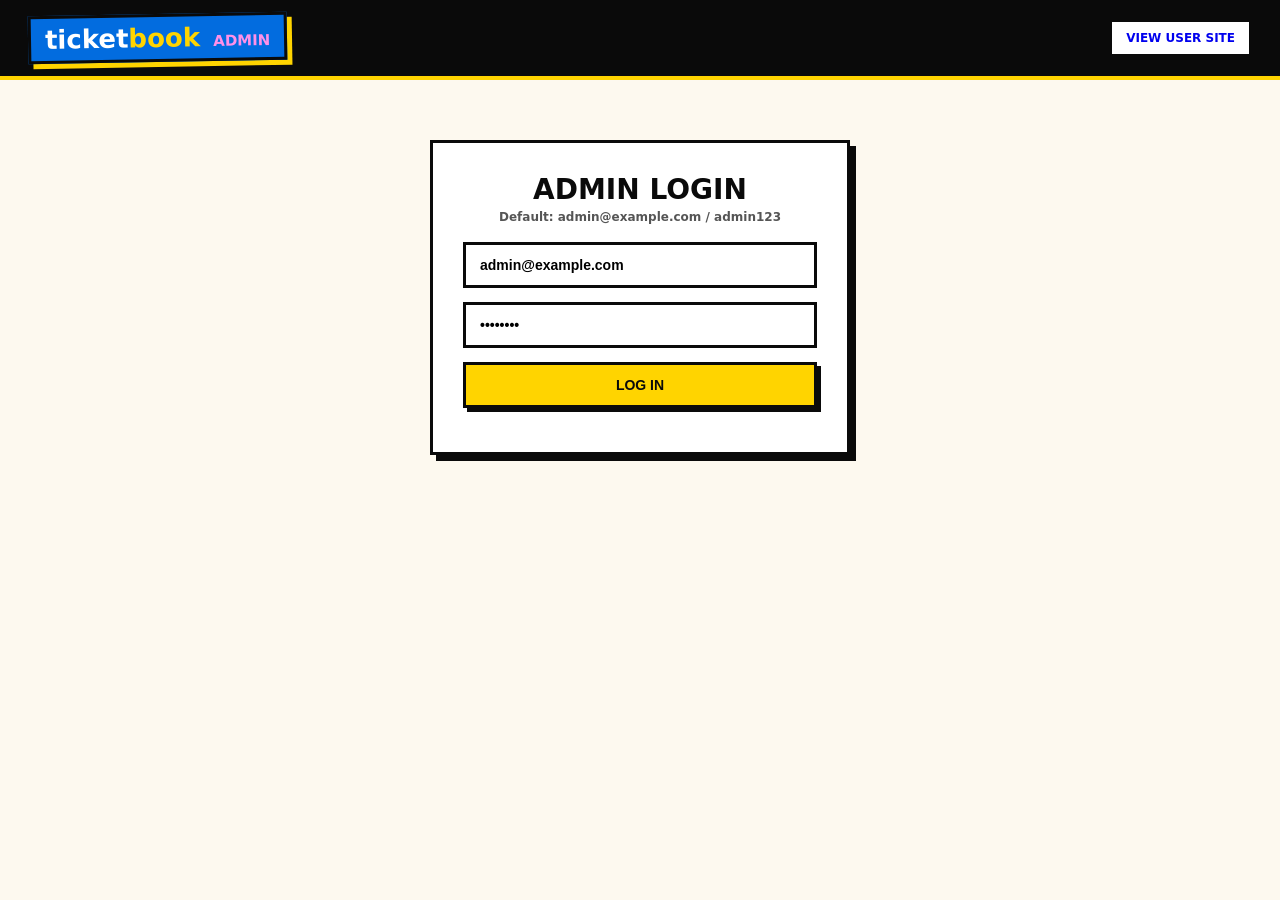
<file: frontend-admin/index.html>
<!DOCTYPE html>
<html lang="en">
<head>
  <meta charset="UTF-8" />
  <meta name="viewport" content="width=device-width, initial-scale=1.0" />
  <title>ticketbook — ADMIN</title>
  <link rel="stylesheet" href="styles.css" />
</head>
<body>

  <header class="topbar">
    <div class="logo">ticket<span>book</span> <b class="admin-tag">ADMIN</b></div>
    <div class="top-actions" id="top-actions"></div>
  </header>

  <!-- LOGIN VIEW -->
  <section id="login-view" class="login-wrap" hidden>
    <div class="login-box">
      <h1>ADMIN LOGIN</h1>
      <p class="hint">Default: admin@example.com / admin123</p>
      <form id="login-form">
        <input name="email" type="email" placeholder="Email" value="admin@example.com" required />
        <input name="password" type="password" placeholder="Password" value="admin123" required />
        <button class="cta-btn wide" type="submit">LOG IN</button>
        <div class="form-out" data-out="login"></div>
      </form>
    </div>
  </section>

  <!-- ADMIN VIEW -->
  <main id="admin-view" hidden>

    <div class="svc-strip" id="svc-strip">
      <span class="svc-pill checking"><i></i>checking services…</span>
    </div>

    <section class="stats" id="stats"></section>

    <section class="panel">
      <div class="tabs">
        <button class="tab-btn active" data-tab="events">EVENTS</button>
        <button class="tab-btn" data-tab="bookings">BOOKINGS</button>
        <button class="tab-btn" data-tab="users">USERS</button>
        <button class="tab-btn" data-tab="payments">PAYMENTS</button>
        <button class="tab-btn" data-tab="notifications">EMAILS</button>
      </div>

      <!-- EVENTS -->
      <div class="tab-panel" id="tab-events">
        <div class="split">
          <div class="form-box">
            <h2 id="event-form-title">CREATE EVENT</h2>
            <form id="event-form">
              <input name="name" placeholder="Event name" required />
              <input name="venue" placeholder="Venue" required />
              <input name="date" placeholder="Date (YYYY-MM-DD)" value="2026-12-25" required />
              <select name="category">
                <option value="music">MUSIC</option>
                <option value="sports">SPORTS</option>
                <option value="arts">ARTS</option>
                <option value="comedy">COMEDY</option>
                <option value="family">FAMILY</option>
              </select>
              <div class="row">
                <input name="price" type="number" placeholder="Price/seat" step="0.01" min="1" required />
                <input name="totalSeats" type="number" placeholder="Total seats" min="1" required />
              </div>
              <button class="cta-btn wide" id="event-submit" type="submit">CREATE EVENT</button>
              <button class="ghost-btn wide hidden" id="edit-cancel" type="button">CANCEL EDIT</button>
              <div class="form-out" data-out="event"></div>
            </form>
          </div>
          <div class="list-box">
            <h2>ALL EVENTS <button class="ghost-btn small" id="refresh-events">REFRESH</button></h2>
            <div id="events-list"></div>
          </div>
        </div>
      </div>

      <!-- BOOKINGS -->
      <div class="tab-panel" id="tab-bookings" hidden>
        <h2>ALL BOOKINGS <button class="ghost-btn small" id="refresh-bookings">REFRESH</button></h2>
        <div id="bookings-list"></div>
      </div>

      <!-- USERS -->
      <div class="tab-panel" id="tab-users" hidden>
        <h2>ALL USERS <button class="ghost-btn small" id="refresh-users">REFRESH</button></h2>
        <div id="users-list"></div>
        <div class="form-box inline">
          <h2>CREATE ADMIN ACCOUNT</h2>
          <form id="admin-form">
            <div class="row">
              <input name="name" placeholder="Name" required />
              <input name="email" type="email" placeholder="Email" required />
              <input name="password" type="password" placeholder="Password" required />
            </div>
            <button class="cta-btn" type="submit">CREATE ADMIN</button>
            <div class="form-out" data-out="admin"></div>
          </form>
        </div>
      </div>
      <!-- PAYMENTS -->
      <div class="tab-panel" id="tab-payments" hidden>
        <h2>ALL PAYMENTS <button class="ghost-btn small" id="refresh-payments">REFRESH</button></h2>
        <div id="payments-list"></div>
      </div>

      <!-- NOTIFICATIONS -->
      <div class="tab-panel" id="tab-notifications" hidden>
        <h2>EMAILS SENT (NOTIFICATION SERVICE) <button class="ghost-btn small" id="refresh-notifications">REFRESH</button></h2>
        <div id="notifications-list"></div>
      </div>
    </section>
  </main>

  <script src="app.js"></script>
</body>
</html>
</file>
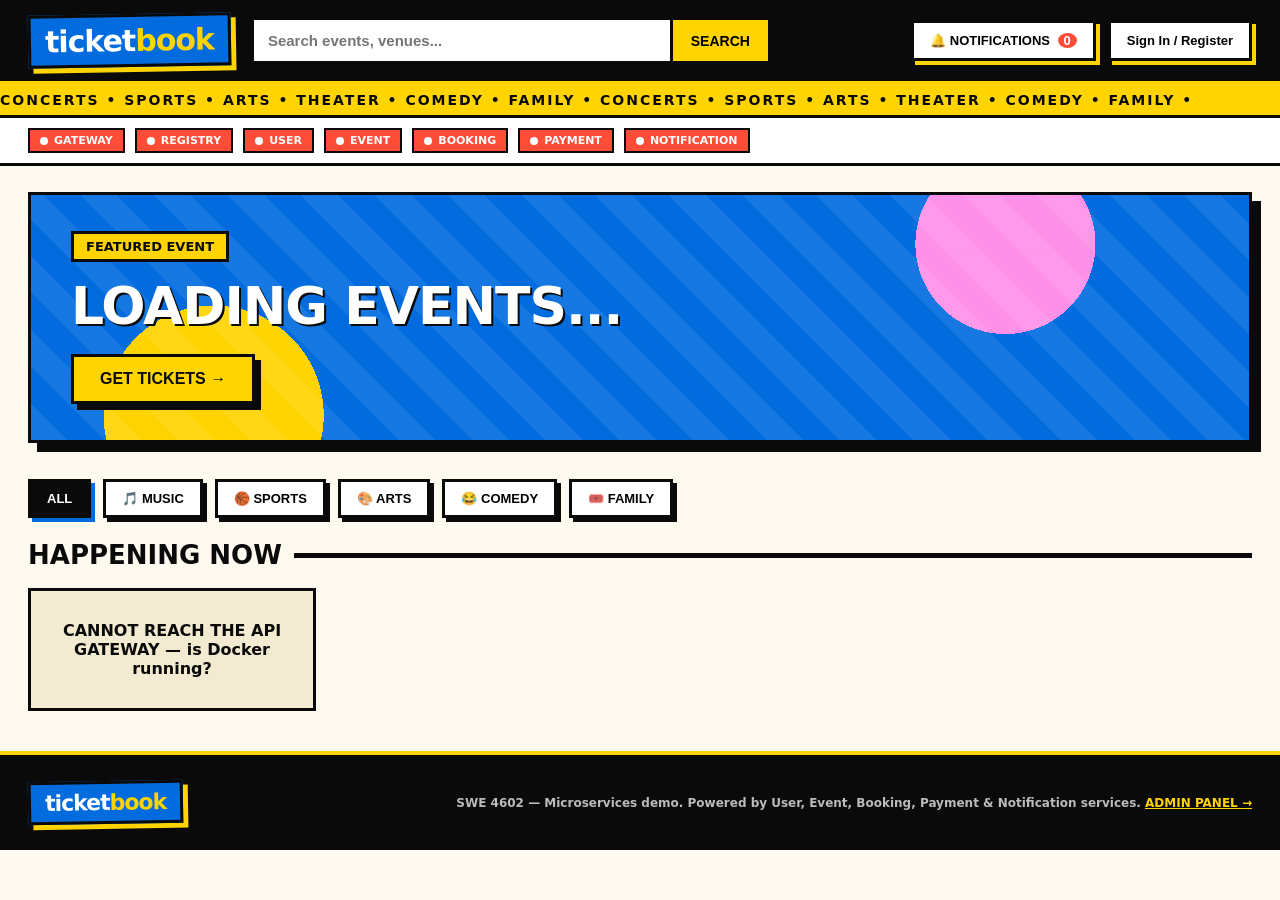
<file: frontend-app/index.html>
<!DOCTYPE html>
<html lang="en">
<head>
  <meta charset="UTF-8" />
  <meta name="viewport" content="width=device-width, initial-scale=1.0" />
  <title>ticketbook — Get Your Tickets</title>
  <link rel="stylesheet" href="styles.css" />
</head>
<body>

  <header class="topbar">
    <div class="logo">ticket<span>book</span></div>
    <div class="search">
      <input id="search-input" type="text" placeholder="Search events, venues..." />
      <button id="search-btn">SEARCH</button>
    </div>
    <div class="header-right">
      <button class="ghost-btn bell-btn" id="bell-btn" title="Your notifications from the Notification Service">
        &#128276; NOTIFICATIONS <b id="bell-count">0</b>
      </button>
      <div class="auth-area" id="auth-area">
        <button class="ghost-btn" id="signin-btn">Sign In / Register</button>
      </div>
    </div>
  </header>

  <div class="marquee">
    <div class="marquee-inner">
      CONCERTS&nbsp;&bull;&nbsp;SPORTS&nbsp;&bull;&nbsp;ARTS&nbsp;&bull;&nbsp;THEATER&nbsp;&bull;&nbsp;COMEDY&nbsp;&bull;&nbsp;FAMILY&nbsp;&bull;&nbsp;CONCERTS&nbsp;&bull;&nbsp;SPORTS&nbsp;&bull;&nbsp;ARTS&nbsp;&bull;&nbsp;THEATER&nbsp;&bull;&nbsp;COMEDY&nbsp;&bull;&nbsp;FAMILY&nbsp;&bull;&nbsp;
    </div>
  </div>

  <div class="svc-strip" id="svc-strip">
    <span class="svc-pill checking"><i></i>checking services…</span>
  </div>

  <section class="hero" id="hero">
    <div class="hero-bg"></div>
    <div class="hero-content">
      <div class="hero-tag">FEATURED EVENT</div>
      <h1 id="hero-title">Loading events...</h1>
      <p id="hero-sub"></p>
      <button class="cta-btn" id="hero-cta">GET TICKETS &rarr;</button>
    </div>
  </section>

  <section class="browse">
    <div class="filters" id="filters">
      <button class="chip active" data-cat="all">ALL</button>
      <button class="chip" data-cat="music">&#127925; MUSIC</button>
      <button class="chip" data-cat="sports">&#127936; SPORTS</button>
      <button class="chip" data-cat="arts">&#127912; ARTS</button>
      <button class="chip" data-cat="comedy">&#128514; COMEDY</button>
      <button class="chip" data-cat="family">&#127903;&#65039; FAMILY</button>
    </div>
    <h2 class="section-title">HAPPENING NOW</h2>
    <div class="grid" id="event-grid"></div>
  </section>

  <footer class="foot">
    <div class="logo small">ticket<span>book</span></div>
    <p>SWE 4602 — Microservices demo. Powered by User, Event, Booking, Payment &amp; Notification services.
      <a href="http://localhost:3002" style="color:#ffd400;font-weight:900;">ADMIN PANEL &rarr;</a>
    </p>
  </footer>

  <!-- AUTH MODAL -->
  <div class="modal-overlay" id="auth-modal" hidden>
    <div class="modal auth-box">
      <button class="close" data-close="auth-modal">&times;</button>
      <div class="tabs">
        <button class="tab-btn active" data-mode="login">LOG IN</button>
        <button class="tab-btn" data-mode="register">REGISTER</button>
      </div>
      <form id="login-form" class="mode-panel">
        <input name="email" type="email" placeholder="Email" required />
        <input name="password" type="password" placeholder="Password" required />
        <button class="cta-btn wide" type="submit">LOG IN</button>
        <div class="form-out" data-out="login"></div>
      </form>
      <form id="register-form" class="mode-panel" hidden>
        <input name="name" placeholder="Full name" required />
        <input name="email" type="email" placeholder="Email" required />
        <input name="password" type="password" placeholder="Password" required />
        <button class="cta-btn wide" type="submit">CREATE ACCOUNT</button>
        <div class="form-out" data-out="register"></div>
      </form>
    </div>
  </div>

  <!-- EVENT MODAL -->
  <div class="modal-overlay" id="event-modal" hidden>
    <div class="modal event-box">
      <button class="close" data-close="event-modal">&times;</button>
      <div class="event-banner" id="ev-banner"></div>
      <div class="event-body">
        <div class="event-datebox" id="ev-datebox"></div>
        <h2 id="ev-name"></h2>
        <p class="ev-meta" id="ev-meta"></p>
        <div class="ev-stats">
          <div class="stat"><b id="ev-seats"></b><span>seats left</span></div>
          <div class="stat"><b id="ev-price"></b><span>per ticket</span></div>
        </div>
        <div class="qty-row">
          <span class="qty-label">TICKETS</span>
          <div class="qty">
            <button id="qty-minus">-</button>
            <span id="qty-num">2</span>
            <button id="qty-plus">+</button>
          </div>
          <span class="total" id="ev-total"></span>
        </div>
        <button class="cta-btn wide" id="buy-btn">BUY NOW &rarr;</button>
        <div class="form-out" data-out="event"></div>
        <div class="success-box" id="success-box" hidden>
          <div class="success-tick">&#10003;</div>
          <h3>TICKETS CONFIRMED!</h3>
          <p id="success-text"></p>
        </div>
      </div>
    </div>
  </div>

  <!-- MY TICKETS MODAL -->
  <div class="modal-overlay" id="tickets-modal" hidden>
    <div class="modal tickets-box">
      <button class="close" data-close="tickets-modal">&times;</button>
      <h2>MY TICKETS</h2>
      <div id="tickets-list"></div>
    </div>
  </div>

  <!-- NOTIFICATIONS MODAL (Notification Service) -->
  <div class="modal-overlay" id="notif-modal" hidden>
    <div class="modal tickets-box">
      <button class="close" data-close="notif-modal">&times;</button>
      <h2>MY NOTIFICATIONS &mdash; NOTIFICATION SERVICE</h2>
      <div id="notif-list"></div>
    </div>
  </div>

  <script src="app.js"></script>
</body>
</html>
</file>
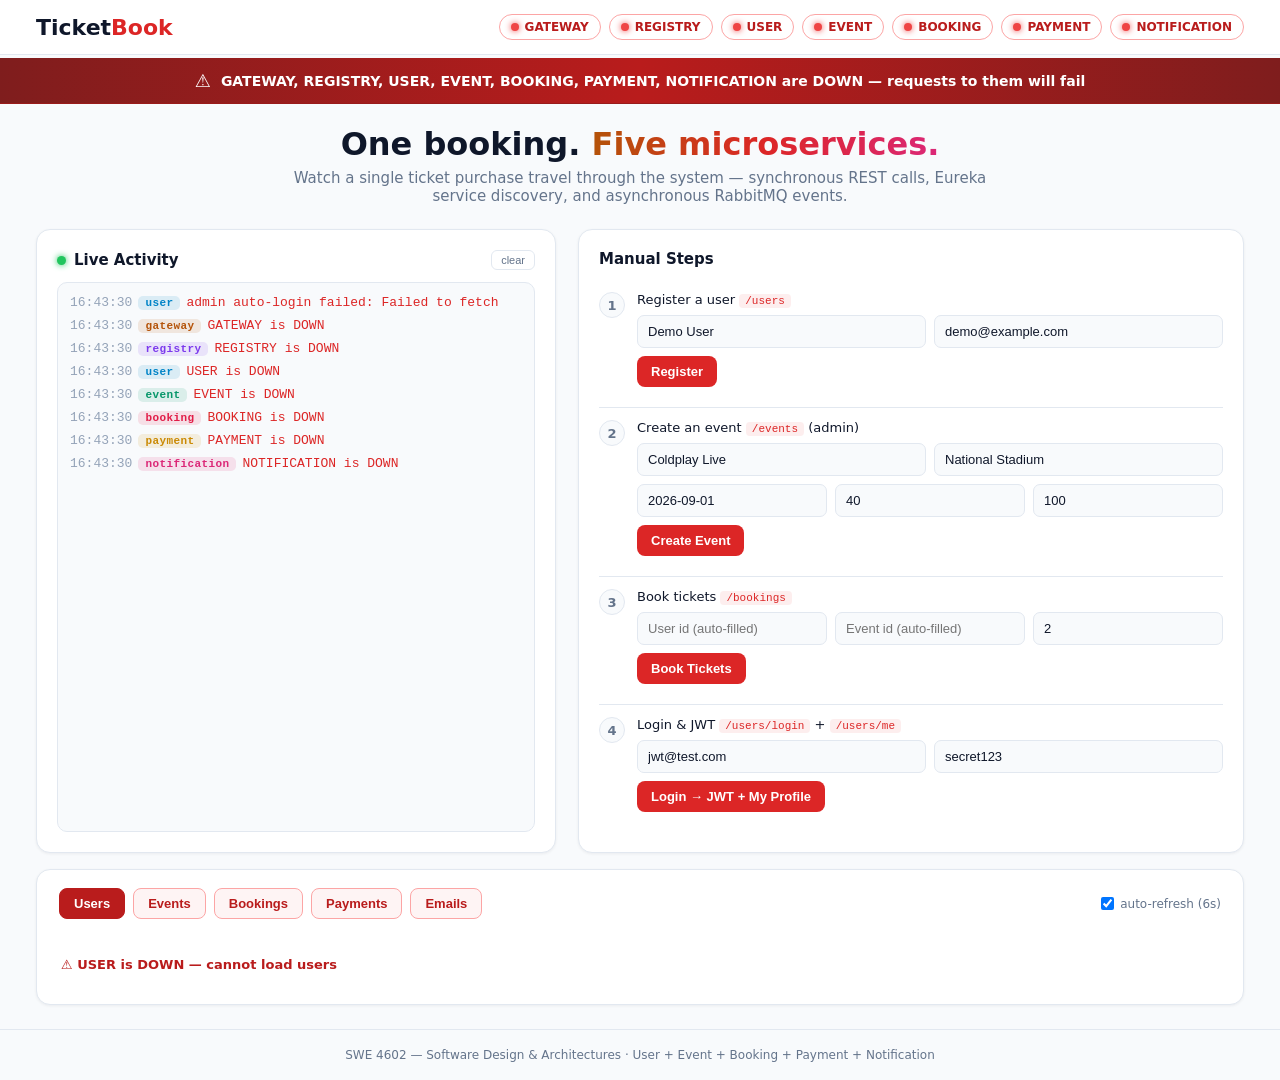
<file: frontend/index.html>
<!DOCTYPE html>
<html lang="en">
<head>
  <meta charset="UTF-8" />
  <meta name="viewport" content="width=device-width, initial-scale=1.0" />
  <title>TicketBook — Microservices Demo</title>
  <link rel="stylesheet" href="styles.css" />
</head>
<body>

  <header class="topbar">
    <div class="logo">Ticket<span>Book</span></div>
    <div class="status-pills" id="status-pills">
      <span class="pill checking">checking services…</span>
    </div>
  </header>

  <div class="down-banner" id="down-banner" style="display:none">
    <span class="warn">&#9888;</span>
    <span id="down-text"></span>
  </div>

  <section class="hero">
    <h1>One booking. <span class="grad">Five microservices.</span></h1>
    <p class="sub">
      Watch a single ticket purchase travel through the system — synchronous REST calls,
      Eureka service discovery, and asynchronous RabbitMQ events.
    </p>
  </section>

  <main class="layout">

    <div class="col-left">
      <section class="panel">
        <div class="panel-head">
          <h3><span class="live-dot"></span> Live Activity</h3>
          <button id="clear-feed" class="mini">clear</button>
        </div>
        <div class="feed-wrap">
          <div class="feed" id="feed">
            <div class="feed-line muted">Waiting for a demo to start…</div>
          </div>
        </div>
      </section>
    </div>

    <div class="col-right">
      <section class="panel">
        <div class="panel-head"><h3>Manual Steps</h3></div>
        <div class="steps-body">

        <form id="step1" class="step">
          <div class="step-num">1</div>
          <div class="step-body">
            <div class="step-title">Register a user <code>/users</code></div>
            <div class="row">
              <input name="name" placeholder="Name" value="Demo User" />
              <input name="email" placeholder="Email" value="demo@example.com" />
            </div>
            <button class="btn small">Register</button>
            <div class="step-out" data-out="1"></div>
          </div>
        </form>

        <form id="step2" class="step">
          <div class="step-num">2</div>
          <div class="step-body">
            <div class="step-title">Create an event <code>/events</code> (admin)</div>
            <div class="row">
              <input name="name" placeholder="Event name" value="Coldplay Live" />
              <input name="venue" placeholder="Venue" value="National Stadium" />
            </div>
            <div class="row">
              <input name="date" placeholder="Date" value="2026-09-01" />
              <input name="price" placeholder="Price/seat" value="40" type="number" step="0.01" />
              <input name="totalSeats" placeholder="Seats" value="100" type="number" />
            </div>
            <button class="btn small">Create Event</button>
            <div class="step-out" data-out="2"></div>
          </div>
        </form>

        <form id="step3" class="step">
          <div class="step-num">3</div>
          <div class="step-body">
            <div class="step-title">Book tickets <code>/bookings</code></div>
            <div class="row">
              <input name="userId" placeholder="User id (auto-filled)" />
              <input name="eventId" placeholder="Event id (auto-filled)" />
              <input name="seats" placeholder="Seats" value="2" type="number" min="1" />
            </div>
            <button class="btn small">Book Tickets</button>
            <div class="step-out" data-out="3"></div>
          </div>
        </form>

        <form id="step4" class="step">
          <div class="step-num">4</div>
          <div class="step-body">
            <div class="step-title">Login &amp; JWT <code>/users/login</code> + <code>/users/me</code></div>
            <div class="row">
              <input name="email" placeholder="Email" value="jwt@test.com" />
              <input name="password" placeholder="Password" value="secret123" />
            </div>
            <button class="btn small">Login → JWT + My Profile</button>
            <div class="step-out" data-out="4"></div>
          </div>
        </form>

        </div>
      </section>
    </div>

  </main>

  <section class="panel data-panel">
    <div class="panel-head">
      <div class="tabs">
        <button class="tab active" data-tab="users">Users</button>
        <button class="tab" data-tab="events">Events</button>
        <button class="tab" data-tab="bookings">Bookings</button>
        <button class="tab" data-tab="payments">Payments</button>
        <button class="tab" data-tab="notifications">Emails</button>
      </div>
      <label class="autoref"><input type="checkbox" id="autoref" checked /> auto-refresh (6s)</label>
    </div>
    <div class="table-wrap" id="data-view"></div>
  </section>

  <footer class="foot">SWE 4602 — Software Design &amp; Architectures · User + Event + Booking + Payment + Notification</footer>

  <script src="app.js"></script>
</body>
</html>
</file>
<file: frontend-admin/styles.css>
/* ============ ticketbook ADMIN — neo-brutalism ============ */

* { margin: 0; padding: 0; box-sizing: border-box; }

[hidden] { display: none !important; }

:root {
  --ink: #0a0a0a;
  --paper: #fdf9ef;
  --white: #ffffff;
  --blue: #026cdf;
  --yellow: #ffd400;
  --pink: #ff90e8;
  --green: #23c45e;
  --red: #ff4d38;
  --cream: #f3ead2;
  --border: 3px solid var(--ink);
  --shadow: 6px 6px 0 var(--ink);
}

body {
  font-family: "Arial Black", "Segoe UI", system-ui, sans-serif;
  background: var(--paper);
  color: var(--ink);
  min-height: 100vh;
}

.hidden { display: none !important; }

/* ---------- service status strip ---------- */

.svc-strip {
  display: flex;
  gap: 10px;
  flex-wrap: wrap;
  align-items: center;
  padding: 12px 28px 0;
}

.svc-pill {
  border: 2px solid var(--ink);
  padding: 4px 10px;
  font-size: 11px;
  font-weight: 900;
  background: var(--white);
  display: flex;
  align-items: center;
  gap: 6px;
  text-transform: uppercase;
  box-shadow: 3px 3px 0 var(--ink);
}
.svc-pill i { width: 8px; height: 8px; border-radius: 50%; background: #999; }
.svc-pill.up { background: var(--green); }
.svc-pill.up i { background: var(--ink); }
.svc-pill.down { background: var(--red); color: var(--white); animation: blink 1.2s infinite; }
.svc-pill.down i { background: var(--white); }
.svc-pill.checking { background: var(--yellow); }
@keyframes blink { 50% { opacity: 0.4; } }

.notif-item {
  border: 2px solid var(--ink);
  background: var(--white);
  box-shadow: 3px 3px 0 var(--ink);
  padding: 10px 12px;
  margin-bottom: 10px;
  font-size: 12px;
  font-weight: 700;
}

/* ---------- topbar ---------- */

.topbar {
  background: var(--ink);
  display: flex;
  align-items: center;
  justify-content: space-between;
  gap: 16px;
  padding: 14px 28px;
  border-bottom: 4px solid var(--yellow);
  flex-wrap: wrap;
}

.logo {
  font-size: 26px;
  font-weight: 900;
  color: var(--white);
  background: var(--blue);
  padding: 6px 14px;
  border: var(--border);
  box-shadow: 5px 5px 0 var(--yellow);
  transform: rotate(-1deg);
}
.logo span { color: var(--yellow); }
.admin-tag { color: var(--pink); font-size: 15px; margin-left: 4px; }

.top-actions { display: flex; gap: 12px; }

/* ---------- buttons ---------- */

.cta-btn {
  background: var(--yellow);
  color: var(--ink);
  border: var(--border);
  box-shadow: 4px 4px 0 var(--ink);
  padding: 12px 22px;
  font-size: 14px;
  font-weight: 900;
  text-transform: uppercase;
  cursor: pointer;
  transition: transform 0.1s, box-shadow 0.1s;
}
.cta-btn:hover { transform: translate(-2px, -2px); box-shadow: 6px 6px 0 var(--ink); }
.cta-btn:active { transform: translate(2px, 2px); box-shadow: 0 0 0 var(--ink); }
.cta-btn.wide { width: 100%; }

.ghost-btn {
  background: var(--white);
  border: var(--border);
  box-shadow: 3px 3px 0 var(--ink);
  padding: 9px 14px;
  font-weight: 900;
  font-size: 12px;
  cursor: pointer;
  transition: transform 0.1s, box-shadow 0.1s;
  text-transform: uppercase;
}
.ghost-btn:hover { transform: translate(-2px, -2px); box-shadow: 5px 5px 0 var(--ink); }
.ghost-btn.wide { width: 100%; }
.ghost-btn.small { padding: 6px 10px; font-size: 11px; }
.ghost-btn.danger { background: var(--red); color: var(--white); }

/* ---------- login ---------- */

.login-wrap {
  display: flex;
  align-items: center;
  justify-content: center;
  padding: 60px 20px;
}

.login-box {
  background: var(--white);
  border: var(--border);
  box-shadow: var(--shadow);
  padding: 30px;
  width: 100%;
  max-width: 420px;
  text-align: center;
}
.login-box h1 { font-size: 28px; font-weight: 900; margin-bottom: 4px; }
.login-box .hint { font-size: 12px; font-weight: 700; color: #555; margin-bottom: 18px; }
.login-box form { display: flex; flex-direction: column; gap: 14px; }

input, select {
  padding: 12px 14px;
  border: var(--border);
  font-size: 14px;
  font-weight: 700;
  background: var(--white);
  outline: none;
  width: 100%;
}
input:focus, select:focus { box-shadow: 4px 4px 0 var(--yellow); }

.form-out { font-size: 13px; font-weight: 700; white-space: pre-wrap; }
.form-out.ok { color: var(--green); }
.form-out.err { color: var(--red); }

/* ---------- stats ---------- */

.stats {
  display: grid;
  grid-template-columns: repeat(auto-fit, minmax(160px, 1fr));
  gap: 18px;
  padding: 24px 28px 0;
}

.stat-card {
  background: var(--white);
  border: var(--border);
  box-shadow: var(--shadow);
  padding: 16px;
  text-align: center;
}
.stat-card:nth-child(1) { background: var(--blue); color: var(--white); }
.stat-card:nth-child(2) { background: var(--green); }
.stat-card:nth-child(3) { background: var(--red); color: var(--white); }
.stat-card:nth-child(4) { background: var(--yellow); }
.stat-card:nth-child(5) { background: var(--pink); }
.stat-card:nth-child(6) { background: var(--cream); }

.stat-card b { display: block; font-size: 30px; font-weight: 900; }
.stat-card span { font-size: 11px; font-weight: 900; text-transform: uppercase; letter-spacing: 1px; }

/* ---------- panel / tabs ---------- */

.panel {
  margin: 24px 28px 40px;
  background: var(--white);
  border: var(--border);
  box-shadow: var(--shadow);
}

.tabs { display: flex; border-bottom: var(--border); }
.tab-btn {
  flex: 1;
  padding: 14px;
  background: var(--cream);
  border: none;
  border-right: var(--border);
  font-weight: 900;
  font-size: 15px;
  cursor: pointer;
  text-transform: uppercase;
}
.tab-btn:last-child { border-right: none; }
.tab-btn.active { background: var(--yellow); }

.tab-panel { padding: 22px; }
.tab-panel h2 {
  font-size: 17px;
  font-weight: 900;
  text-transform: uppercase;
  margin-bottom: 14px;
  display: flex;
  align-items: center;
  gap: 12px;
  flex-wrap: wrap;
}

.split { display: grid; grid-template-columns: 320px 1fr; gap: 22px; }
@media (max-width: 860px) { .split { grid-template-columns: 1fr; } }

.form-box {
  border: var(--border);
  background: var(--cream);
  padding: 16px;
  align-self: start;
}
.form-box.inline { margin-top: 18px; max-width: 560px; }
.form-box form { display: flex; flex-direction: column; gap: 10px; }
.form-box .row { display: flex; gap: 10px; }

/* ---------- tables / lists ---------- */

.list-box h2 { margin-bottom: 10px; }

table { width: 100%; border-collapse: collapse; font-size: 12px; font-weight: 700; }
th, td {
  text-align: left;
  padding: 9px 10px;
  border: 2px solid var(--ink);
  vertical-align: top;
}
th { background: var(--ink); color: var(--white); text-transform: uppercase; font-size: 10px; letter-spacing: 1px; }
tr:nth-child(even) td { background: var(--cream); }
td .mono { font-family: Consolas, monospace; font-size: 11px; color: #555; word-break: break-all; }

.row-actions { display: flex; gap: 6px; flex-wrap: wrap; }

.status-badge {
  display: inline-block;
  padding: 3px 8px;
  border: 2px solid var(--ink);
  font-size: 10px;
  font-weight: 900;
  text-transform: uppercase;
}
.status-badge.CONFIRMED, .status-badge.SUCCESS { background: var(--green); }
.status-badge.CANCELLED, .status-badge.FAILED { background: var(--red); color: var(--white); }
.status-badge.PENDING { background: var(--yellow); }

.role-badge {
  display: inline-block;
  padding: 3px 8px;
  border: 2px solid var(--ink);
  font-size: 10px;
  font-weight: 900;
  text-transform: uppercase;
  background: var(--pink);
}
.role-badge.USER { background: var(--cream); }

.empty-note {
  border: var(--border);
  background: var(--cream);
  padding: 20px;
  font-weight: 900;
  text-align: center;
  font-size: 13px;
}
</file>
<file: frontend-app/styles.css>
/* ============ ticketbook — neo-brutalism Ticketmaster ============ */

* { margin: 0; padding: 0; box-sizing: border-box; }

[hidden] { display: none !important; }

:root {
  --ink: #0a0a0a;
  --paper: #fdf9ef;
  --white: #ffffff;
  --blue: #026cdf;
  --yellow: #ffd400;
  --pink: #ff90e8;
  --green: #23c45e;
  --red: #ff4d38;
  --cream: #f3ead2;
  --border: 3px solid var(--ink);
  --shadow: 6px 6px 0 var(--ink);
  --shadow-lg: 9px 9px 0 var(--ink);
}

html { scroll-behavior: smooth; }

body {
  font-family: "Arial Black", "Segoe UI", system-ui, sans-serif;
  background: var(--paper);
  color: var(--ink);
  min-height: 100vh;
}

/* ---------- topbar ---------- */

.topbar {
  background: var(--ink);
  display: flex;
  align-items: center;
  gap: 20px;
  padding: 14px 28px;
  flex-wrap: wrap;
  border-bottom: 4px solid var(--yellow);
}

.logo {
  font-size: 30px;
  font-weight: 900;
  letter-spacing: -1px;
  color: var(--white);
  background: var(--blue);
  padding: 6px 14px;
  border: var(--border);
  box-shadow: 5px 5px 0 var(--yellow);
  transform: rotate(-1deg);
  cursor: default;
}
.logo span { color: var(--yellow); }
.logo.small { font-size: 22px; }

.search {
  display: flex;
  flex: 1;
  min-width: 240px;
  max-width: 520px;
}
.search input {
  flex: 1;
  padding: 12px 14px;
  border: var(--border);
  border-right: none;
  font-size: 15px;
  font-weight: 700;
  outline: none;
  background: var(--white);
}
.search button {
  background: var(--yellow);
  border: var(--border);
  padding: 0 18px;
  font-weight: 900;
  font-size: 14px;
  cursor: pointer;
  transition: background 0.1s;
}
.search button:hover { background: #ffde3d; }

.auth-area { margin-left: 0; }

.header-right { display: flex; align-items: center; gap: 12px; margin-left: auto; flex-wrap: wrap; }

.bell-btn b {
  background: var(--red);
  color: var(--white);
  border-radius: 50%;
  padding: 0 6px;
  margin-left: 4px;
}

/* ---------- service status strip ---------- */

.svc-strip {
  display: flex;
  gap: 10px;
  flex-wrap: wrap;
  align-items: center;
  padding: 10px 28px;
  background: var(--white);
  border-bottom: var(--border);
}

.svc-pill {
  border: 2px solid var(--ink);
  padding: 4px 10px;
  font-size: 11px;
  font-weight: 900;
  background: var(--cream);
  display: flex;
  align-items: center;
  gap: 6px;
  text-transform: uppercase;
}
.svc-pill i { width: 8px; height: 8px; border-radius: 50%; background: #999; }
.svc-pill.up { background: var(--green); }
.svc-pill.up i { background: var(--ink); }
.svc-pill.down { background: var(--red); color: var(--white); animation: blink 1.2s infinite; }
.svc-pill.down i { background: var(--white); }
.svc-pill.checking { background: var(--yellow); }
@keyframes blink { 50% { opacity: 0.4; } }

.ghost-btn {
  background: var(--white);
  border: var(--border);
  box-shadow: 4px 4px 0 var(--yellow);
  padding: 10px 16px;
  font-weight: 900;
  font-size: 13px;
  cursor: pointer;
  transition: transform 0.1s, box-shadow 0.1s;
}
.ghost-btn:hover { transform: translate(-2px, -2px); box-shadow: 6px 6px 0 var(--yellow); }

.ghost-btn.small { padding: 6px 10px; font-size: 11px; margin-left: 8px; }
.ghost-btn.danger { background: var(--red); color: var(--white); box-shadow: 3px 3px 0 var(--ink); }
.ghost-btn.danger:hover { background: #ff6a57; box-shadow: 5px 5px 0 var(--ink); }

.user-chip {
  display: flex;
  align-items: center;
  gap: 10px;
  background: var(--white);
  border: var(--border);
  box-shadow: 4px 4px 0 var(--green);
  padding: 8px 12px;
  font-weight: 900;
  font-size: 13px;
}
.user-chip .avatar {
  width: 30px; height: 30px;
  background: var(--pink);
  border: 2px solid var(--ink);
  display: flex; align-items: center; justify-content: center;
  font-weight: 900;
}

/* ---------- marquee ---------- */

.marquee {
  background: var(--yellow);
  border-bottom: var(--border);
  overflow: hidden;
  white-space: nowrap;
}
.marquee-inner {
  display: inline-block;
  font-weight: 900;
  font-size: 14px;
  letter-spacing: 2px;
  padding: 7px 0;
  animation: marquee 22s linear infinite;
}
@keyframes marquee { from { transform: translateX(0); } to { transform: translateX(-50%); } }

/* ---------- hero ---------- */

.hero {
  position: relative;
  margin: 26px 28px;
  border: var(--border);
  box-shadow: var(--shadow-lg);
  background: var(--blue);
  overflow: hidden;
  min-height: 240px;
}
.hero-bg {
  position: absolute;
  inset: 0;
  background:
    repeating-linear-gradient(45deg, rgba(255,255,255,0.08) 0 26px, transparent 26px 52px),
    radial-gradient(circle at 80% 20%, var(--pink) 0 90px, transparent 90px),
    radial-gradient(circle at 15% 90%, var(--yellow) 0 110px, transparent 110px);
}
.hero-content {
  position: relative;
  padding: 36px 40px;
  color: var(--white);
  text-shadow: 2px 2px 0 var(--ink);
}
.hero-tag {
  display: inline-block;
  background: var(--yellow);
  color: var(--ink);
  text-shadow: none;
  padding: 5px 12px;
  border: 3px solid var(--ink);
  font-size: 13px;
  font-weight: 900;
  margin-bottom: 14px;
}
.hero h1 {
  font-size: clamp(30px, 5vw, 52px);
  font-weight: 900;
  letter-spacing: -1px;
  text-transform: uppercase;
}
.hero p { font-size: 16px; font-weight: 700; margin: 8px 0 18px; text-shadow: 1px 1px 0 var(--ink); }

.cta-btn {
  background: var(--yellow);
  color: var(--ink);
  border: var(--border);
  box-shadow: 6px 6px 0 var(--ink);
  padding: 13px 26px;
  font-size: 16px;
  font-weight: 900;
  text-transform: uppercase;
  cursor: pointer;
  transition: transform 0.1s, box-shadow 0.1s;
}
.cta-btn:hover { transform: translate(-3px, -3px); box-shadow: 9px 9px 0 var(--ink); }
.cta-btn:active { transform: translate(3px, 3px); box-shadow: 0 0 0 var(--ink); }
.cta-btn.wide { width: 100%; }

/* ---------- browse / filters / grid ---------- */

.browse { padding: 10px 28px 40px; }

.filters { display: flex; gap: 12px; flex-wrap: wrap; margin-bottom: 22px; }

.chip {
  background: var(--white);
  border: var(--border);
  box-shadow: 4px 4px 0 var(--ink);
  padding: 9px 16px;
  font-weight: 900;
  font-size: 13px;
  cursor: pointer;
  transition: all 0.1s;
}
.chip:hover { transform: translate(-2px, -2px); box-shadow: 6px 6px 0 var(--ink); }
.chip.active { background: var(--ink); color: var(--white); box-shadow: 4px 4px 0 var(--blue); }

.section-title {
  font-size: 26px;
  font-weight: 900;
  text-transform: uppercase;
  margin-bottom: 18px;
  display: flex;
  align-items: center;
  gap: 12px;
}
.section-title::after { content: ""; flex: 1; height: 5px; background: var(--ink); }

.grid {
  display: grid;
  grid-template-columns: repeat(auto-fill, minmax(280px, 1fr));
  gap: 24px;
}

.card {
  background: var(--white);
  border: var(--border);
  box-shadow: var(--shadow);
  cursor: pointer;
  transition: transform 0.12s, box-shadow 0.12s;
  display: flex;
  flex-direction: column;
}
.card:hover { transform: translate(-4px, -4px); box-shadow: var(--shadow-lg); }

.card-img {
  height: 150px;
  border-bottom: var(--border);
  display: flex;
  align-items: center;
  justify-content: center;
  font-size: 64px;
  position: relative;
}
.card-img::after {
  content: "";
  position: absolute;
  inset: 0;
  background: repeating-linear-gradient(-45deg, rgba(0,0,0,0.06) 0 14px, transparent 14px 28px);
}

.card-body { padding: 16px; display: flex; flex-direction: column; gap: 8px; flex: 1; }

.card-cat {
  font-size: 11px;
  font-weight: 900;
  text-transform: uppercase;
  letter-spacing: 1px;
  color: var(--blue);
}
.card-name { font-size: 18px; font-weight: 900; text-transform: uppercase; line-height: 1.2; }
.card-meta { font-size: 13px; font-weight: 700; color: #444; }

.card-bottom {
  margin-top: auto;
  display: flex;
  justify-content: space-between;
  align-items: center;
  border-top: 3px dashed var(--ink);
  padding-top: 10px;
}
.card-price { font-size: 18px; font-weight: 900; }
.card-price small { font-size: 11px; font-weight: 700; color: #555; }
.find-btn {
  background: var(--blue);
  color: var(--white);
  border: 2px solid var(--ink);
  box-shadow: 3px 3px 0 var(--ink);
  padding: 7px 12px;
  font-size: 12px;
  font-weight: 900;
  cursor: pointer;
}
.find-btn:hover { background: #0a7df0; }

.empty-note {
  border: var(--border);
  background: var(--cream);
  padding: 30px;
  font-weight: 900;
  text-align: center;
}

.notif-item {
  border: 2px solid var(--ink);
  background: var(--white);
  box-shadow: 3px 3px 0 var(--ink);
  padding: 10px 12px;
  margin-bottom: 10px;
  font-size: 12px;
  font-weight: 700;
}

/* ---------- modals ---------- */

.modal-overlay {
  position: fixed;
  inset: 0;
  background: rgba(10, 10, 10, 0.6);
  display: flex;
  align-items: center;
  justify-content: center;
  z-index: 50;
  padding: 20px;
}

.modal {
  background: var(--paper);
  border: var(--border);
  box-shadow: var(--shadow-lg);
  position: relative;
  width: 100%;
  max-width: 520px;
  max-height: 90vh;
  overflow-y: auto;
}

.close {
  position: absolute;
  top: 10px; right: 10px;
  width: 38px; height: 38px;
  background: var(--red);
  color: var(--white);
  border: 3px solid var(--ink);
  box-shadow: 3px 3px 0 var(--ink);
  font-size: 22px;
  font-weight: 900;
  cursor: pointer;
  z-index: 2;
}
.close:hover { background: #ff6a57; }

.tabs { display: flex; border-bottom: var(--border); }
.tab-btn {
  flex: 1;
  padding: 14px;
  background: var(--cream);
  border: none;
  border-right: var(--border);
  font-weight: 900;
  font-size: 14px;
  cursor: pointer;
  text-transform: uppercase;
}
.tab-btn.active { background: var(--yellow); }

.auth-box form, .mode-panel {
  display: flex;
  flex-direction: column;
  gap: 14px;
  padding: 24px;
}

.mode-panel input {
  padding: 13px 14px;
  border: var(--border);
  font-size: 15px;
  font-weight: 700;
  background: var(--white);
  outline: none;
}
.mode-panel input:focus { box-shadow: 4px 4px 0 var(--yellow); }

.form-out { font-size: 13px; font-weight: 700; word-break: break-word; white-space: pre-wrap; }
.form-out.ok { color: var(--green); }
.form-out.err { color: var(--red); }

/* ---------- event modal ---------- */

.event-box { max-width: 560px; }

.event-banner {
  height: 170px;
  border-bottom: var(--border);
  display: flex;
  align-items: center;
  justify-content: center;
  font-size: 84px;
  position: relative;
}
.event-banner::after {
  content: "";
  position: absolute; inset: 0;
  background: repeating-linear-gradient(-45deg, rgba(0,0,0,0.07) 0 14px, transparent 14px 28px);
}

.event-body { padding: 24px; }

.event-datebox {
  display: inline-block;
  background: var(--ink);
  color: var(--white);
  border: 3px solid var(--ink);
  box-shadow: 4px 4px 0 var(--yellow);
  padding: 8px 14px;
  font-weight: 900;
  font-size: 13px;
  margin-bottom: 14px;
  text-transform: uppercase;
}

.event-body h2 { font-size: 26px; font-weight: 900; text-transform: uppercase; margin-bottom: 6px; }
.ev-meta { font-size: 14px; font-weight: 700; color: #444; margin-bottom: 16px; }

.ev-stats { display: flex; gap: 14px; margin-bottom: 20px; }
.stat {
  flex: 1;
  border: var(--border);
  background: var(--white);
  padding: 12px;
  display: flex;
  flex-direction: column;
  align-items: center;
}
.stat b { font-size: 22px; font-weight: 900; }
.stat span { font-size: 11px; font-weight: 700; color: #555; text-transform: uppercase; }

.qty-row {
  display: flex;
  align-items: center;
  gap: 14px;
  margin-bottom: 20px;
  flex-wrap: wrap;
}
.qty-label { font-weight: 900; font-size: 13px; }

.qty { display: flex; border: var(--border); background: var(--white); }
.qty button {
  width: 40px; height: 40px;
  background: var(--cream);
  border: none;
  font-size: 20px;
  font-weight: 900;
  cursor: pointer;
}
.qty button:hover { background: var(--yellow); }
.qty span {
  width: 50px;
  display: flex; align-items: center; justify-content: center;
  font-weight: 900; font-size: 18px;
  border-left: 3px solid var(--ink);
  border-right: 3px solid var(--ink);
}
.total { margin-left: auto; font-size: 22px; font-weight: 900; }

.success-box {
  margin-top: 18px;
  border: var(--border);
  background: var(--green);
  box-shadow: var(--shadow);
  padding: 20px;
  text-align: center;
  animation: pop 0.35s ease;
}
.success-box h3 { font-size: 20px; font-weight: 900; margin: 6px 0; }
.success-box p { font-size: 13px; font-weight: 700; }
.success-tick {
  width: 52px; height: 52px;
  margin: 0 auto;
  background: var(--white);
  border: var(--border);
  border-radius: 50%;
  display: flex; align-items: center; justify-content: center;
  font-size: 28px;
  font-weight: 900;
}
@keyframes pop { from { transform: scale(0.85); opacity: 0; } to { transform: scale(1); opacity: 1; } }

/* ---------- tickets ---------- */

.tickets-box { max-width: 640px; padding: 24px; }
.tickets-box h2 { font-size: 24px; font-weight: 900; text-transform: uppercase; margin-bottom: 16px; }

.ticket {
  border: var(--border);
  box-shadow: var(--shadow);
  background: var(--white);
  margin-bottom: 16px;
  display: flex;
  overflow: hidden;
}
.ticket-stub {
  width: 90px;
  min-height: 100%;
  border-right: var(--border);
  display: flex;
  align-items: center;
  justify-content: center;
  font-size: 40px;
  background: var(--cream);
}
.ticket-body { padding: 14px 16px; flex: 1; }
.ticket-body h3 { font-size: 16px; font-weight: 900; text-transform: uppercase; }
.ticket-body p { font-size: 12px; font-weight: 700; color: #444; margin: 4px 0; }
.ticket-id { font-size: 11px; font-weight: 700; color: #777; word-break: break-all; }

.status-badge {
  display: inline-block;
  padding: 4px 10px;
  border: 2px solid var(--ink);
  font-size: 11px;
  font-weight: 900;
  text-transform: uppercase;
}
.status-badge.CONFIRMED, .status-badge.SUCCESS { background: var(--green); }
.status-badge.CANCELLED, .status-badge.FAILED { background: var(--red); color: var(--white); }
.status-badge.PENDING { background: var(--yellow); }

/* ---------- footer ---------- */

.foot {
  background: var(--ink);
  color: var(--white);
  border-top: 4px solid var(--yellow);
  padding: 26px 28px;
  display: flex;
  align-items: center;
  justify-content: space-between;
  gap: 16px;
  flex-wrap: wrap;
}
.foot p { font-size: 12px; font-weight: 700; color: #bbb; }

@media (max-width: 700px) {
  .topbar { justify-content: center; }
  .auth-area { margin-left: 0; }
  .hero { margin: 18px 14px; }
  .browse { padding: 10px 14px 30px; }
}
</file>
<file: frontend/styles.css>
* {
  margin: 0;
  padding: 0;
  box-sizing: border-box;
}

:root {
  --bg: #f8fafc;
  --card: #ffffff;
  --border: #e2e8f0;
  --input-bg: #f8fafc;
  --text: #0f172a;
  --muted: #64748b;
  --accent: #dc2626;
  --accent-dark: #b91c1c;

  --c-gateway: #b45309;
  --c-registry: #7c3aed;
  --c-user: #0284c7;
  --c-event: #059669;
  --c-booking: #e11d48;
  --c-payment: #ca8a04;
  --c-notification: #db2777;
  --c-rabbit: #ea580c;
}

body {
  font-family: "Segoe UI", system-ui, sans-serif;
  background: var(--bg);
  color: var(--text);
  min-height: 100vh;
}

/* ---------- top bar ---------- */

.topbar {
  display: flex;
  align-items: center;
  justify-content: space-between;
  gap: 16px;
  flex-wrap: wrap;
  padding: 14px 36px;
  border-bottom: 1px solid var(--border);
  background: var(--card);
  position: sticky;
  top: 0;
  z-index: 10;
}

.logo { font-size: 22px; font-weight: 800; color: var(--text); }
.logo span { color: var(--accent); }

.status-pills { display: flex; gap: 8px; flex-wrap: wrap; }

.pill {
  font-size: 12px;
  padding: 5px 11px;
  border-radius: 999px;
  border: 1px solid var(--border);
  background: var(--card);
  color: var(--muted);
  display: flex;
  align-items: center;
  gap: 6px;
  transition: all 0.25s;
  font-weight: 600;
}

.pill .dot {
  width: 8px; height: 8px; border-radius: 50%;
  background: #cbd5e1;
}

.pill.up { border-color: #86efac; color: #15803d; }
.pill.up .dot { background: #22c55e; box-shadow: 0 0 6px #22c55e; }

.pill.down { border-color: #fca5a5; color: #b91c1c; }
.pill.down .dot { background: #ef4444; box-shadow: 0 0 6px #ef4444; }

.pill.checking .dot { background: #f59e0b; animation: blink 1s infinite; }

@keyframes blink { 50% { opacity: 0.3; } }

/* ---------- down banner ---------- */

.down-banner {
  display: flex;
  align-items: center;
  justify-content: center;
  gap: 10px;
  padding: 12px 20px;
  background: linear-gradient(90deg, #7f1d1d, #b91c1c, #7f1d1d);
  border-bottom: 1px solid #991b1b;
  color: #ffffff;
  font-weight: 700;
  font-size: 14px;
  position: sticky;
  top: 58px;
  z-index: 9;
  animation: slide 0.3s ease;
}

.down-banner .warn { font-size: 18px; animation: blink 1.2s infinite; }

/* ---------- hero ---------- */

.hero { text-align: center; padding: 24px 36px 16px; }

.hero h1 { font-size: 32px; font-weight: 800; color: var(--text); }
.hero .grad {
  background: linear-gradient(90deg, #b45309, #dc2626, #db2777);
  -webkit-background-clip: text;
  background-clip: text;
  color: transparent;
}

.hero .sub { color: var(--muted); margin: 6px auto 0; max-width: 720px; font-size: 15px; }

/* ---------- layout ---------- */

.layout {
  display: grid;
  grid-template-columns: 1fr 1fr;
  gap: 22px;
  padding: 8px 36px 16px;
  align-items: stretch;
}

@media (max-width: 980px) {
  .layout { grid-template-columns: 1fr; }
  .feed { position: static; height: 400px; }
}

.panel {
  background: var(--card);
  border: 1px solid var(--border);
  border-radius: 14px;
  padding: 20px;
  box-shadow: 0 1px 3px rgba(15, 23, 42, 0.06);
  display: flex;
  flex-direction: column;
  overflow: hidden;
}

.panel-head {
  display: flex;
  align-items: center;
  justify-content: space-between;
  margin-bottom: 12px;
  flex-shrink: 0;
}

.panel-head h3 { font-size: 15px; display: flex; align-items: center; gap: 8px; color: var(--text); }

.live-dot {
  width: 9px; height: 9px; border-radius: 50%;
  background: #22c55e;
  box-shadow: 0 0 6px #22c55e;
  animation: blink 1.6s infinite;
}

.mini {
  background: none;
  border: 1px solid var(--border);
  color: var(--muted);
  border-radius: 6px;
  padding: 3px 9px;
  font-size: 11px;
  cursor: pointer;
}
.mini:hover { color: var(--text); border-color: var(--accent); }

/* ---------- activity feed ---------- */

.feed-wrap {
  flex: 1;
  position: relative;
  min-height: 0;
}

.feed {
  position: absolute;
  inset: 0;
  font-family: "Cascadia Code", Consolas, monospace;
  font-size: 13px;
  overflow-y: auto;
  display: flex;
  flex-direction: column;
  gap: 8px;
  padding: 12px;
  background: var(--bg);
  border: 1px solid var(--border);
  border-radius: 10px;
}

.feed::-webkit-scrollbar { width: 8px; }
.feed::-webkit-scrollbar-thumb { background: #cbd5e1; border-radius: 4px; }

.feed-line { display: flex; flex-wrap: wrap; gap: 6px; align-items: baseline; animation: slide 0.25s ease; }
.feed-line .ts { color: #94a3b8; flex-shrink: 0; }
.feed-line.muted { color: var(--muted); animation: none; }

@keyframes slide { from { opacity: 0; transform: translateX(-8px); } to { opacity: 1; transform: none; } }

.tag {
  font-size: 11px;
  font-weight: 700;
  padding: 1px 7px;
  border-radius: 5px;
  letter-spacing: 0.4px;
  white-space: nowrap;
}

.tag.frontend     { background: rgba(100,116,139,0.12); color: #475569; }
.tag.gateway      { background: rgba(180,83,9,0.12);   color: var(--c-gateway); }
.tag.registry     { background: rgba(124,58,237,0.12); color: var(--c-registry); }
.tag.user         { background: rgba(2,132,199,0.12);  color: var(--c-user); }
.tag.event        { background: rgba(5,150,105,0.12);  color: var(--c-event); }
.tag.booking      { background: rgba(225,29,72,0.12);  color: var(--c-booking); }
.tag.payment      { background: rgba(202,138,4,0.12);  color: var(--c-payment); }
.tag.notification { background: rgba(219,39,119,0.12); color: var(--c-notification); }
.tag.rabbit       { background: rgba(234,88,12,0.12);  color: var(--c-rabbit); }
.tag.broker       { background: rgba(234,88,12,0.12);  color: var(--c-rabbit); }

.feed-line .ok  { color: #16a34a; }
.feed-line .err { color: #dc2626; }
.feed-line .dim { color: #64748b; }

.sep {
  border-top: 1px dashed #cbd5e1;
  margin: 6px 0;
  color: var(--muted);
  padding-top: 6px;
  font-size: 11px;
}

/* ---------- manual steps ---------- */

.steps-body { flex: 1; display: flex; flex-direction: column; justify-content: space-evenly; }

.step {
  display: flex;
  gap: 12px;
  padding: 12px 0;
  border-bottom: 1px solid var(--border);
}
.step:last-child { border-bottom: none; }

.step-num {
  width: 26px; height: 26px;
  border-radius: 50%;
  background: var(--bg);
  border: 1px solid var(--border);
  color: var(--muted);
  display: flex;
  align-items: center;
  justify-content: center;
  font-weight: 700;
  font-size: 13px;
  flex-shrink: 0;
}

.step-body { flex: 1; }
.step-title { font-size: 13px; margin-bottom: 8px; color: var(--text); }
.step-title code { color: var(--accent); background: rgba(220,38,38,0.08); padding: 1px 6px; border-radius: 4px; font-size: 11px; }

.row { display: flex; gap: 8px; margin-bottom: 8px; }

.step input {
  flex: 1;
  min-width: 0;
  background: var(--input-bg);
  border: 1px solid var(--border);
  border-radius: 7px;
  padding: 8px 10px;
  color: var(--text);
  font-size: 13px;
  outline: none;
}
.step input:focus { border-color: var(--accent); background: #ffffff; }

.step-out { margin-top: 8px; font-size: 12px; font-family: Consolas, monospace; word-break: break-word; }
.step-out.ok  { color: #15803d; }
.step-out.err { color: #b91c1c; }

/* ---------- buttons ---------- */

.btn {
  border: none;
  border-radius: 10px;
  padding: 12px 22px;
  font-size: 15px;
  font-weight: 700;
  cursor: pointer;
  color: #fff;
  transition: transform 0.1s, background 0.15s;
}

.btn:hover { transform: translateY(-1px); }
.btn:active { transform: translateY(0); }

.btn.small { padding: 8px 14px; font-size: 13px; border-radius: 8px; background: var(--accent); }
.btn.small:hover { background: var(--accent-dark); }

/* ---------- data tabs ---------- */

.data-panel { margin: 0 36px 24px; padding: 18px 22px; min-height: 0; }

.tabs { display: flex; gap: 8px; flex-wrap: wrap; }

.tab {
  background: var(--bg);
  color: var(--muted);
  border: 1px solid var(--border);
  border-radius: 8px;
  padding: 7px 14px;
  font-size: 13px;
  font-weight: 600;
  cursor: pointer;
  transition: all 0.15s;
}
.tab:hover { color: var(--text); }
.tab.active { background: var(--accent); border-color: var(--accent); color: #fff; }

.tab.down {
  border-color: #fca5a5;
  color: #b91c1c;
  background: rgba(239, 68, 68, 0.06);
  animation: blink 1.5s infinite;
}
.tab.down.active { background: var(--accent-dark); border-color: var(--accent-dark); color: #fff; }

.autoref { font-size: 12px; color: var(--muted); display: flex; gap: 6px; align-items: center; cursor: pointer; }

.table-wrap { overflow-x: auto; margin-top: 12px; }

table { width: 100%; border-collapse: collapse; font-size: 13px; }
th, td { text-align: left; padding: 9px 14px; border-bottom: 1px solid var(--border); white-space: nowrap; }
th { color: var(--muted); font-weight: 600; font-size: 12px; }
td .mono { font-family: Consolas, monospace; font-size: 12px; color: var(--muted); }

.badge {
  font-size: 11px;
  font-weight: 700;
  padding: 2px 9px;
  border-radius: 999px;
}
.badge.CONFIRMED, .badge.SUCCESS { background: rgba(22,163,74,0.12);  color: #15803d; }
.badge.CANCELLED, .badge.FAILED { background: rgba(220,38,38,0.10);  color: #b91c1c; }
.badge.PENDING  { background: rgba(202,138,4,0.12); color: #a16207; }

.empty { color: var(--muted); font-size: 13px; padding: 14px 2px; }
.empty.err { color: #b91c1c; font-weight: 700; animation: blink 1.5s infinite; }

/* ---------- footer ---------- */

.foot {
  text-align: center;
  color: var(--muted);
  font-size: 12px;
  padding: 18px;
  border-top: 1px solid var(--border);
}
</file>
